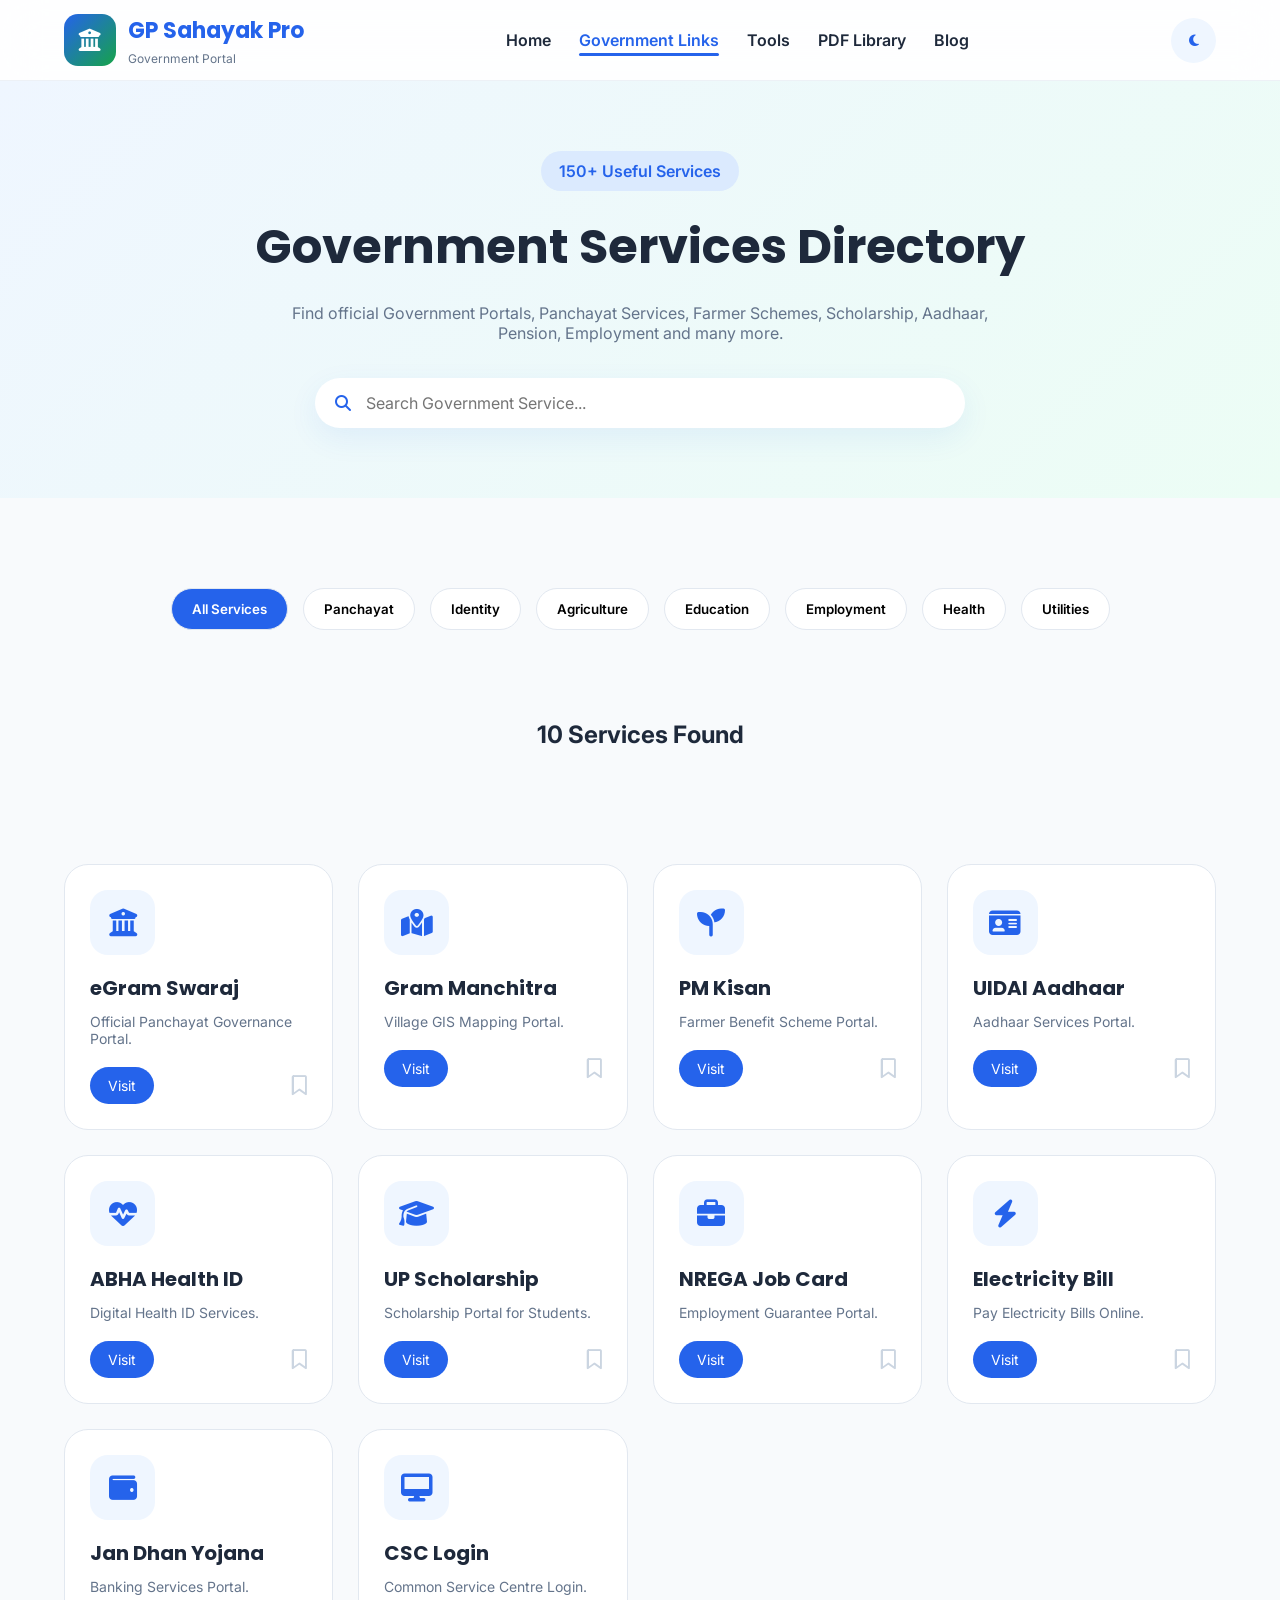
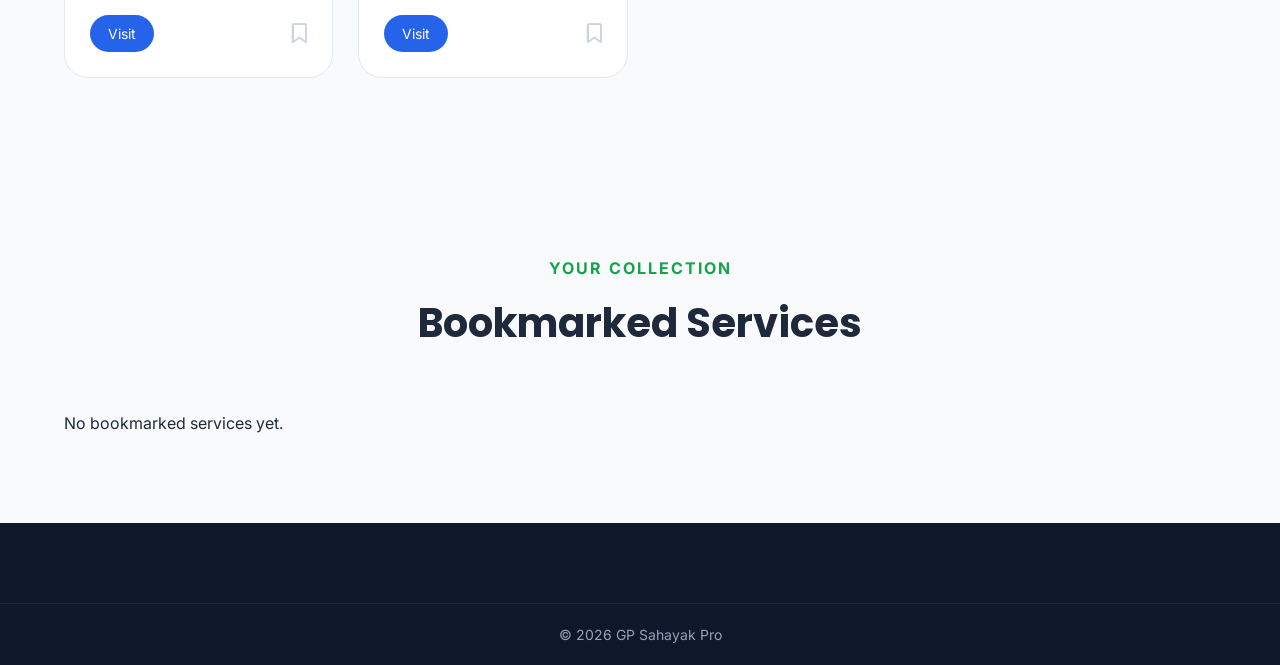
<file: government-links.html>
<!DOCTYPE html>
<html lang="en">

<head>

<meta charset="UTF-8">
<meta name="viewport" content="width=device-width, initial-scale=1.0">

<title>Government Links | GP Sahayak Pro</title>

<link rel="stylesheet" href="css/style.css">
<link rel="stylesheet" href="css/government-links.css">
<link rel="stylesheet" href="css/responsive.css">

<link rel="stylesheet"
href="https://cdnjs.cloudflare.com/ajax/libs/font-awesome/6.7.1/css/all.min.css">

</head>

<body>

<header class="header">

<nav class="navbar container">

<a href="../index.html" class="logo">
<div class="logo-icon">
<i class="fa-solid fa-building-columns"></i>
</div>

<div class="logo-text">
<h2>GP Sahayak Pro</h2>
<span>Government Portal</span>
</div>
</a>

<ul class="nav-menu">

<li><a href="../index.html">Home</a></li>

<li><a href="government-links.html" class="active">Government Links</a></li>

<li><a href="tools.html">Tools</a></li>

<li><a href="pdf-library.html">PDF Library</a></li>

<li><a href="blog.html">Blog</a></li>

</ul>

<div class="nav-actions">

<button id="theme-toggle" class="icon-btn">
<i class="fa-solid fa-moon"></i>
</button>

</div>

</nav>

</header>

<!-- Hero -->

<section class="gov-hero">

<div class="container">

<span class="hero-badge">150+ Useful Services</span>

<h1>Government Services Directory</h1>

<p>
Find official Government Portals, Panchayat Services,
Farmer Schemes, Scholarship, Aadhaar, Pension,
Employment and many more.
</p>

<div class="gov-search">

<i class="fa-solid fa-search"></i>

<input
id="searchInput"
type="text"
placeholder="Search Government Service...">

</div>

</div>

</section>

<!-- Categories -->

<section class="categories section">

<div class="container">

<div class="category-buttons">

<button class="filter-btn active" data-filter="all">
All Services
</button>

<button class="filter-btn" data-filter="panchayat">
Panchayat
</button>

<button class="filter-btn" data-filter="identity">
Identity
</button>

<button class="filter-btn" data-filter="agriculture">
Agriculture
</button>

<button class="filter-btn" data-filter="education">
Education
</button>

<button class="filter-btn" data-filter="employment">
Employment
</button>

<button class="filter-btn" data-filter="health">
Health
</button>

<button class="filter-btn" data-filter="utilities">
Utilities
</button>

</div>

</div>

</section>

<!-- Counter -->

<section class="container">

<div class="services-info">

<h2 id="serviceCount">0 Services Found</h2>

</div>

</section>

<!-- Cards -->

<section class="section">

<div class="container">

<div id="serviceContainer" class="government-grid">

<!-- JS Cards -->

</div>

</div>

</section>

<!-- Favourite Section -->

<section class="favorites section">

<div class="container">

<div class="section-title">

<span>Your Collection</span>

<h2>Bookmarked Services</h2>

</div>

<div id="favoriteContainer" class="government-grid">

<p>No bookmarked services yet.</p>

</div>

</div>

</section>

<!-- Footer -->

<footer class="footer">

<div class="copyright">

© 2026 GP Sahayak Pro

</div>

</footer>

<script src="js/data.js"></script>
<script src="js/government-links.js"></script>
<script src="js/darkmode.js"></script>

</body>

</html>
</file>
<file: css/style.css>
/* ==========================================
   GP SAHAYAK PRO - STYLE.CSS
   Author : Arvind Kumar Singh
   Version : 1.0
========================================== */

/* Google Font */
@import url('https://fonts.googleapis.com/css2?family=Poppins:wght@300;400;500;600;700;800&family=Inter:wght@300;400;500;600;700&display=swap');

/* ==========================================
   ROOT VARIABLES
========================================== */

:root{

    --primary:#2563EB;
    --primary-dark:#1D4ED8;

    --secondary:#16A34A;
    --accent:#F59E0B;

    --bg:#F8FAFC;
    --surface:#FFFFFF;

    --text:#1E293B;
    --text-light:#64748B;

    --border:#E2E8F0;

    --shadow:0 10px 30px rgba(37,99,235,.08);

    --radius:20px;
    --transition:.35s ease;

}

/* Dark Theme (Future Ready) */

.dark-mode{

    --bg:#0F172A;
    --surface:#1E293B;

    --text:#F8FAFC;
    --text-light:#CBD5E1;

    --border:#334155;

}

/* ==========================================
   RESET
========================================== */

*{
    margin:0;
    padding:0;
    box-sizing:border-box;
}

html{
    scroll-behavior:smooth;
}

body{

    font-family:'Inter',sans-serif;
    background:var(--bg);
    color:var(--text);
    overflow-x:hidden;

}

img{
    width:100%;
    display:block;
}

a{
    text-decoration:none;
}

ul{
    list-style:none;
}

button,
input{
    border:none;
    outline:none;
    font-family:inherit;
}

.container{

    width:90%;
    max-width:1280px;
    margin:auto;

}

.section{

    padding:90px 0;

}

/* ==========================================
   CUSTOM SCROLLBAR
========================================== */

::-webkit-scrollbar{
    width:8px;
}

::-webkit-scrollbar-thumb{
    background:var(--primary);
    border-radius:20px;
}

::-webkit-scrollbar-track{
    background:#E5E7EB;
}

/* ==========================================
   LOADER
========================================== */

#loader{

    position:fixed;
    inset:0;
    background:white;

    display:flex;
    flex-direction:column;
    justify-content:center;
    align-items:center;

    z-index:99999;

}

.loader-circle{

    width:70px;
    height:70px;

    border-radius:50%;

    border:6px solid #E2E8F0;
    border-top-color:var(--primary);

    animation:spin 1s linear infinite;

}

#loader h2{

    margin-top:25px;
    color:var(--primary);
    font-family:Poppins;

}

#loader p{
    color:var(--text-light);
}

@keyframes spin{

    to{
        transform:rotate(360deg);
    }

}

/* ==========================================
   HEADER
========================================== */

.header{

    position:sticky;
    top:0;
    z-index:1000;

    backdrop-filter:blur(20px);

    background:rgba(255,255,255,.82);

    border-bottom:1px solid rgba(226,232,240,.6);

}

.navbar{

    height:80px;

    display:flex;
    align-items:center;
    justify-content:space-between;

}

/* LOGO */

.logo{

    display:flex;
    align-items:center;
    gap:12px;

}

.logo-icon{

    width:52px;
    height:52px;

    border-radius:14px;

    background:linear-gradient(135deg,var(--primary),var(--secondary));

    display:grid;
    place-items:center;

    color:white;
    font-size:22px;

}

.logo-text h2{

    font-family:Poppins;
    font-size:22px;
    color:var(--primary);

}

.logo-text span{

    font-size:12px;
    color:var(--text-light);

}

/* NAV MENU */

.nav-menu{

    display:flex;
    align-items:center;
    gap:28px;

}

.nav-menu a{

    color:var(--text);
    font-weight:600;

    position:relative;

    transition:.3s;

}

.nav-menu a:hover,
.nav-menu .active{

    color:var(--primary);

}

.nav-menu a::after{

    content:"";

    position:absolute;
    left:0;
    bottom:-6px;

    width:0;
    height:3px;

    background:var(--primary);

    border-radius:50px;

    transition:.3s;

}

.nav-menu a:hover::after,
.nav-menu .active::after{

    width:100%;

}

/* RIGHT ICONS */

.nav-actions{

    display:flex;
    align-items:center;
    gap:12px;

}

.icon-btn,
.menu-btn{

    width:45px;
    height:45px;

    border-radius:50%;

    background:#EFF6FF;
    color:var(--primary);

    cursor:pointer;

    transition:.3s;

}

.icon-btn:hover,
.menu-btn:hover{

    background:var(--primary);
    color:white;

}

.menu-btn{

    display:none;

}

/* ==========================================
   NEWS TICKER
========================================== */

.ticker{

    display:flex;
    align-items:center;

    background:#FFF7ED;

    border-top:1px solid #FED7AA;
    border-bottom:1px solid #FED7AA;

}

.ticker-label{

    background:var(--accent);
    color:white;

    padding:14px 24px;

    font-weight:600;
    white-space:nowrap;

}

.ticker-label i{
    margin-right:8px;
}

.ticker-content{

    flex:1;

    color:#9A3412;
    font-weight:500;

}

/* ==========================================
   HERO SECTION
========================================== */

.hero{

    background:
    linear-gradient(135deg,#EFF6FF,#F0FDF4);

    padding:70px 0 90px;

}

.hero-grid{

    display:grid;
    grid-template-columns:1fr 1fr;
    gap:50px;
    align-items:center;

}

/* LEFT */

.hero-badge{

    display:inline-flex;
    align-items:center;

    gap:8px;

    padding:10px 18px;

    border-radius:999px;

    background:#DBEAFE;

    color:var(--primary);
    font-weight:600;

}

.hero-content h1{

    margin-top:22px;

    font-family:Poppins;
    font-size:56px;
    line-height:1.1;

}

.hero-content h1 span{

    color:var(--secondary);

}

.hero-content p{

    margin:25px 0;

    color:var(--text-light);
    line-height:1.8;
    font-size:18px;

}

/* SEARCH */

.hero-search{

    display:flex;

    background:white;

    padding:8px;

    border-radius:60px;

    box-shadow:var(--shadow);

    margin-bottom:25px;

}

.hero-search input{

    flex:1;

    padding:18px 20px;

    font-size:15px;

}

.hero-search button{

    width:58px;
    height:58px;

    border-radius:50%;

    background:var(--primary);

    color:white;

    cursor:pointer;

    transition:.3s;

}

.hero-search button:hover{

    background:var(--secondary);

}

/* BUTTONS */

.hero-buttons{

    display:flex;
    gap:18px;
    flex-wrap:wrap;

}

.btn{

    padding:15px 28px;

    border-radius:999px;

    font-weight:600;

    transition:.3s;

}

.primary{

    background:var(--primary);
    color:white;

}

.primary:hover{

    background:var(--primary-dark);
    transform:translateY(-3px);

}

.secondary{

    background:white;
    color:var(--primary);

    border:2px solid var(--primary);

}

.secondary:hover{

    background:var(--primary);
    color:white;

}

/* HERO RIGHT */

.hero-image{

    position:relative;

}

.hero-card{

    background:white;

    padding:35px;

    border-radius:var(--radius);

    box-shadow:0 30px 60px rgba(0,0,0,.08);

}

.card-icon{

    width:75px;
    height:75px;

    border-radius:20px;

    display:grid;
    place-items:center;

    background:linear-gradient(135deg,var(--primary),var(--secondary));

    color:white;
    font-size:30px;

    margin-bottom:20px;

}

.hero-card h3{

    font-family:Poppins;
    font-size:28px;

}

.hero-card p{

    margin-top:10px;
    color:var(--text-light);

}

/* FLOATING BOXES */

.floating-box{

    position:absolute;

    padding:14px 18px;

    background:white;

    border-radius:15px;

    box-shadow:var(--shadow);

    display:flex;
    align-items:center;
    gap:10px;

    font-weight:600;

    animation:float 4s ease-in-out infinite;

}

.box1{

    top:-20px;
    right:-10px;

}

.box2{

    bottom:-15px;
    left:-20px;

}

.floating-box i{

    color:var(--secondary);

}

/* FLOAT ANIMATION */

@keyframes float{

    0%{
        transform:translateY(0);
    }

    50%{
        transform:translateY(-10px);
    }

    100%{
        transform:translateY(0);
    }

}

/* ==========================================
   SECTION TITLE
========================================== */

.section-title{

    text-align:center;
    margin-bottom:60px;

}

.section-title span{

    color:var(--secondary);
    text-transform:uppercase;
    font-weight:700;
    letter-spacing:2px;

}

.section-title h2{

    font-family:Poppins;
    font-size:40px;

    margin:15px 0;

}

.section-title p{

    color:var(--text-light);

    max-width:700px;
    margin:auto;

}
/* ==========================================
   QUICK SERVICES
========================================== */

.service-grid{
    display:grid;
    grid-template-columns:repeat(4,1fr);
    gap:24px;
}

.service-card{
    background:var(--surface);
    padding:30px 22px;
    border-radius:24px;
    text-align:center;
    border:1px solid var(--border);
    transition:var(--transition);
    box-shadow:0 10px 25px rgba(15,23,42,.04);
}

.service-card i{
    width:75px;
    height:75px;
    border-radius:20px;
    display:grid;
    place-items:center;
    margin:0 auto 20px;
    font-size:28px;
    color:#fff;
    background:linear-gradient(135deg,var(--primary),var(--secondary));
}

.service-card h3{
    font-family:'Poppins',sans-serif;
    font-size:18px;
    color:var(--text);
}

.service-card:hover{
    transform:translateY(-12px);
    border-color:var(--primary);
    box-shadow:0 20px 40px rgba(37,99,235,.15);
}

/* ==========================================
   STATS SECTION
========================================== */

.stats{
    background:linear-gradient(135deg,var(--primary),var(--secondary));
}

.stats-grid{
    display:grid;
    grid-template-columns:repeat(4,1fr);
    gap:24px;
}

.stat-card{
    background:rgba(255,255,255,.12);
    backdrop-filter:blur(10px);
    padding:35px;
    border-radius:24px;
    text-align:center;
    color:#fff;
}

.stat-card h2{
    font-family:'Poppins',sans-serif;
    font-size:42px;
    margin-bottom:10px;
}

.stat-card p{
    font-size:15px;
    opacity:.9;
}

/* ==========================================
   FEATURED GOVERNMENT PORTALS
========================================== */

.portal-grid{
    display:grid;
    grid-template-columns:repeat(2,1fr);
    gap:28px;
}

.portal-card{
    background:var(--surface);
    border-radius:24px;
    padding:30px;
    border:1px solid var(--border);
    transition:var(--transition);
    position:relative;
    overflow:hidden;
}

.portal-card::before{
    content:"";
    position:absolute;
    top:0;
    left:0;
    width:6px;
    height:100%;
    background:linear-gradient(var(--primary),var(--secondary));
}

.portal-card i{
    width:70px;
    height:70px;
    border-radius:18px;
    display:grid;
    place-items:center;
    background:#EFF6FF;
    color:var(--primary);
    font-size:30px;
    margin-bottom:18px;
}

.portal-card h3{
    font-family:'Poppins',sans-serif;
    margin-bottom:10px;
}

.portal-card p{
    color:var(--text-light);
    margin-bottom:20px;
}

.portal-card a{
    display:inline-block;
    color:var(--primary);
    font-weight:600;
}

.portal-card:hover{
    transform:translateY(-8px);
    box-shadow:0 20px 35px rgba(37,99,235,.12);
}

/* ==========================================
   SMART TOOLS SECTION
========================================== */

.tools{
    background:#F1F5F9;
}

.tools-grid{
    display:grid;
    grid-template-columns:repeat(4,1fr);
    gap:24px;
}

.tool-card{
    background:var(--surface);
    padding:30px;
    border-radius:22px;
    text-align:center;
    transition:.35s;
}

.tool-card i{
    font-size:34px;
    color:var(--secondary);
    margin-bottom:20px;
}

.tool-card h3{
    margin-bottom:10px;
    font-family:'Poppins';
}

.tool-card p{
    color:var(--text-light);
}

.tool-card:hover{
    background:linear-gradient(135deg,var(--primary),var(--secondary));
    color:#fff;
}

.tool-card:hover p,
.tool-card:hover i{
    color:#fff;
}

/* ==========================================
   PDF LIBRARY SECTION
========================================== */

.pdf-grid{
    display:grid;
    grid-template-columns:repeat(3,1fr);
    gap:24px;
}

.pdf-card{
    background:var(--surface);
    border-radius:24px;
    padding:28px;
    text-align:center;
    border:1px solid var(--border);
    transition:.3s;
}

.pdf-card i{
    font-size:45px;
    color:#DC2626;
    margin-bottom:20px;
}

.pdf-card h3{
    font-family:'Poppins';
    font-size:18px;
    margin-bottom:20px;
}

.pdf-card button{
    background:#DC2626;
    color:#fff;
    padding:12px 22px;
    border-radius:30px;
    cursor:pointer;
    transition:.3s;
}

.pdf-card button:hover{
    background:#B91C1C;
}

.pdf-card:hover{
    transform:translateY(-10px);
    box-shadow:0 18px 35px rgba(220,38,38,.15);
}

/* ==========================================
   BLOG SECTION
========================================== */

.blog{
    background:#F8FAFC;
}

.blog-grid{
    display:grid;
    grid-template-columns:repeat(3,1fr);
    gap:28px;
}

.blog-card{
    background:#fff;
    border-radius:24px;
    overflow:hidden;
    transition:.35s;
    box-shadow:0 10px 30px rgba(15,23,42,.05);
}

.blog-card img{
    height:220px;
    object-fit:cover;
}

.blog-content{
    padding:25px;
}

.blog-content span{
    display:inline-block;
    background:#DCFCE7;
    color:var(--secondary);
    padding:8px 14px;
    border-radius:30px;
    font-size:13px;
    font-weight:600;
    margin-bottom:18px;
}

.blog-content h3{
    font-family:'Poppins';
    font-size:22px;
    margin-bottom:20px;
}

.blog-content a{
    color:var(--primary);
    font-weight:600;
}

.blog-card:hover{
    transform:translateY(-10px);
}

/* ==========================================
   OWNER DASHBOARD PREVIEW
========================================== */

.dashboard-preview{
    background:linear-gradient(135deg,#E0F2FE,#ECFDF5);
}

.dashboard-box{
    display:grid;
    grid-template-columns:1fr 1fr;
    gap:40px;
    align-items:center;
}

.dashboard-text span{
    color:var(--secondary);
    font-weight:700;
    text-transform:uppercase;
}

.dashboard-text h2{
    font-family:'Poppins';
    font-size:42px;
    margin:15px 0;
}

.dashboard-text p{
    color:var(--text-light);
    margin-bottom:25px;
    line-height:1.8;
}

.dashboard-card{
    background:#fff;
    padding:30px;
    border-radius:24px;
    box-shadow:var(--shadow);
}

.task-item{
    display:flex;
    align-items:center;
    gap:12px;
    padding:16px;
    border-radius:14px;
    background:#F8FAFC;
    margin-bottom:15px;
}

.task-item input{
    width:18px;
    height:18px;
    accent-color:var(--secondary);
}

/* ==========================================
   NEWSLETTER
========================================== */

.newsletter{
    background:linear-gradient(135deg,var(--primary),var(--secondary));
}

.newsletter-box{
    text-align:center;
    color:#fff;
}

.newsletter-box h2{
    font-family:'Poppins';
    font-size:40px;
    margin-bottom:10px;
}

.newsletter-box p{
    opacity:.9;
    margin-bottom:30px;
}

.newsletter-form{
    display:flex;
    justify-content:center;
    gap:15px;
    flex-wrap:wrap;
}

.newsletter-form input{
    width:420px;
    max-width:100%;
    padding:18px 22px;
    border-radius:40px;
}

.newsletter-form button{
    background:#fff;
    color:var(--primary);
    padding:18px 28px;
    border-radius:40px;
    font-weight:700;
    cursor:pointer;
}

/* ==========================================
   FOOTER
========================================== */

.footer{
    background:#0F172A;
    color:#CBD5E1;
    padding-top:80px;
}

.footer-grid{
    display:grid;
    grid-template-columns:2fr 1fr 1fr 1fr;
    gap:40px;
    padding-bottom:50px;
}

.footer h2,
.footer h3{
    color:#fff;
    margin-bottom:20px;
    font-family:'Poppins';
}

.footer p{
    line-height:1.8;
}

.footer a{
    display:block;
    color:#CBD5E1;
    margin-bottom:12px;
    transition:.3s;
}

.footer a:hover{
    color:#fff;
    transform:translateX(5px);
}

.social-icons{
    display:flex;
    gap:12px;
}

.social-icons a{
    width:42px;
    height:42px;
    border-radius:50%;
    background:rgba(255,255,255,.08);
    display:grid;
    place-items:center;
    color:#fff;
}

.social-icons a:hover{
    background:var(--primary);
}

.copyright{
    text-align:center;
    padding:22px;
    border-top:1px solid rgba(255,255,255,.08);
    color:#94A3B8;
    font-size:14px;
}

/* ==========================================
   SCROLL TO TOP BUTTON
========================================== */

#scrollTop{
    position:fixed;
    right:25px;
    bottom:25px;
    width:55px;
    height:55px;
    border-radius:50%;
    background:var(--primary);
    color:#fff;
    cursor:pointer;
    box-shadow:0 10px 25px rgba(37,99,235,.35);
    transition:.3s;
    z-index:999;
}

#scrollTop:hover{
    background:var(--secondary);
    transform:translateY(-5px);
}
/* ==========================================
   SCROLL REVEAL ANIMATION
========================================== */

.hidden-card{

    opacity:0;
    transform:translateY(40px);
    transition:.7s ease;

}

.show{

    opacity:1;
    transform:translateY(0);

}

/* Smooth Fade */

@keyframes fadeUp{

    from{

        opacity:0;
        transform:translateY(30px);

    }

    to{

        opacity:1;
        transform:translateY(0);

    }

}

.hero-content,
.hero-image{

    animation:fadeUp .9s ease;

}
</file>
<file: css/government-links.css>
/* HERO */

.gov-hero{

padding:70px 0;
background:linear-gradient(135deg,#EFF6FF,#ECFDF5);
text-align:center;

}

.gov-hero h1{

font-size:48px;
font-family:Poppins;
margin:20px 0;

}

.gov-hero p{

max-width:700px;
margin:auto;
color:var(--text-light);

}

/* SEARCH */

.gov-search{

margin:35px auto 0;
max-width:650px;
display:flex;
align-items:center;

background:white;
padding:15px 20px;
border-radius:50px;
box-shadow:var(--shadow);

}

.gov-search i{

color:var(--primary);
margin-right:15px;

}

.gov-search input{

width:100%;
font-size:16px;
background:none;

}

/* CATEGORY BUTTONS */

.category-buttons{

display:flex;
flex-wrap:wrap;
gap:15px;
justify-content:center;

}

.filter-btn{

padding:12px 20px;
border-radius:30px;
background:white;
border:1px solid var(--border);
cursor:pointer;
font-weight:600;
transition:.3s;

}

.filter-btn.active,
.filter-btn:hover{

background:var(--primary);
color:white;

}

/* GRID */

.government-grid{

display:grid;
grid-template-columns:repeat(auto-fit,minmax(260px,1fr));
gap:25px;

}

/* CARD */

.gov-card{

background:white;
padding:25px;
border-radius:24px;
border:1px solid var(--border);
transition:.3s;
position:relative;

}

.gov-card:hover{

transform:translateY(-8px);
box-shadow:0 20px 40px rgba(37,99,235,.12);

}

.gov-icon{

width:65px;
height:65px;
border-radius:18px;
display:grid;
place-items:center;
background:#EFF6FF;
color:var(--primary);
font-size:28px;
margin-bottom:18px;

}

.gov-card h3{

font-family:Poppins;
font-size:20px;
margin-bottom:10px;

}

.gov-card p{

color:var(--text-light);
margin-bottom:20px;
font-size:14px;

}

.gov-actions{

display:flex;
justify-content:space-between;
align-items:center;

}

.visit-btn{

background:var(--primary);
color:white;
padding:10px 18px;
border-radius:30px;
font-size:14px;

}

.bookmark{

cursor:pointer;
font-size:20px;
color:#CBD5E1;
transition:.3s;

}

.bookmark.saved{

color:#F59E0B;

}

/* Counter */

.services-info{

margin-bottom:25px;
text-align:center;

}
</file>
<file: css/responsive.css>
/* ==========================================
   GP SAHAYAK PRO - RESPONSIVE.CSS
   Mobile • Tablet • Laptop
========================================== */

/* ==========================
   LARGE LAPTOP (1200px)
========================== */

@media (max-width:1200px){

    .hero-content h1{
        font-size:48px;
    }

    .service-grid,
    .tools-grid{
        grid-template-columns:repeat(3,1fr);
    }

    .pdf-grid{
        grid-template-columns:repeat(2,1fr);
    }

}

/* ==========================
   TABLET (992px)
========================== */

@media (max-width:992px){

    .section{
        padding:70px 0;
    }

    .hero-grid,
    .dashboard-box{
        grid-template-columns:1fr;
    }

    .hero-image{
        order:-1;
        margin-bottom:20px;
    }

    .hero-content{
        text-align:center;
    }

    .hero-search{
        max-width:600px;
        margin:25px auto;
    }

    .hero-buttons{
        justify-content:center;
    }

    .service-grid{
        grid-template-columns:repeat(3,1fr);
    }

    .portal-grid{
        grid-template-columns:1fr;
    }

    .tools-grid{
        grid-template-columns:repeat(2,1fr);
    }

    .blog-grid{
        grid-template-columns:repeat(2,1fr);
    }

    .stats-grid{
        grid-template-columns:repeat(2,1fr);
    }

    .footer-grid{
        grid-template-columns:repeat(2,1fr);
    }

    .dashboard-text{
        text-align:center;
    }

}

/* ==========================
   MOBILE MENU (768px)
========================== */

@media (max-width:768px){

    .container{
        width:92%;
    }

    .navbar{
        height:72px;
    }

    .logo-text h2{
        font-size:18px;
    }

    .logo-text span{
        display:none;
    }

    /* Mobile Navigation */

    .nav-menu{

        position:fixed;

        top:72px;
        right:-100%;

        width:280px;
        height:calc(100vh - 72px);

        background:white;

        flex-direction:column;
        align-items:flex-start;

        padding:30px;

        gap:22px;

        box-shadow:-10px 0 25px rgba(0,0,0,.08);

        transition:.35s;

    }

    .nav-menu.active{
        right:0;
    }

    .menu-btn{
        display:block;
    }

    .nav-menu a{
        font-size:17px;
    }

    /* HERO */

    .hero{
        padding-top:50px;
    }

    .hero-content h1{
        font-size:38px;
    }

    .hero-content p{
        font-size:16px;
    }

    .hero-search{
        flex-direction:column;
        padding:12px;
        border-radius:25px;
    }

    .hero-search input{
        width:100%;
        padding:16px;
    }

    .hero-search button{
        width:100%;
        border-radius:15px;
        margin-top:10px;
    }

    .hero-buttons{
        flex-direction:column;
    }

    .btn{
        width:100%;
        text-align:center;
    }

    .floating-box{
        position:static;
        margin-top:15px;
    }

    /* SERVICES */

    .service-grid{
        grid-template-columns:repeat(2,1fr);
        gap:18px;
    }

    .service-card{
        padding:22px 16px;
    }

    .service-card i{
        width:60px;
        height:60px;
        font-size:24px;
    }

    .service-card h3{
        font-size:15px;
    }

    /* SECTION TITLE */

    .section-title h2{
        font-size:30px;
    }

    .section-title p{
        font-size:15px;
    }

    /* STATS */

    .stats-grid{
        grid-template-columns:repeat(2,1fr);
        gap:18px;
    }

    .stat-card{
        padding:25px;
    }

    .stat-card h2{
        font-size:34px;
    }

    /* PORTALS */

    .portal-card{
        padding:25px;
    }

    /* TOOLS */

    .tools-grid{
        grid-template-columns:repeat(2,1fr);
    }

    /* PDF */

    .pdf-grid{
        grid-template-columns:1fr;
    }

    /* BLOG */

    .blog-grid{
        grid-template-columns:1fr;
    }

    .blog-card img{
        height:210px;
    }

    /* DASHBOARD */

    .dashboard-text h2{
        font-size:34px;
    }

    /* NEWSLETTER */

    .newsletter-box h2{
        font-size:30px;
    }

    .newsletter-form{
        flex-direction:column;
    }

    .newsletter-form input,
    .newsletter-form button{
        width:100%;
    }

    /* FOOTER */

    .footer-grid{
        grid-template-columns:1fr;
        text-align:center;
    }

    .social-icons{
        justify-content:center;
    }

}

/* ==========================
   SMALL MOBILE (576px)
========================== */

@media (max-width:576px){

    .hero-content h1{
        font-size:30px;
        line-height:1.2;
    }

    .hero-badge{
        font-size:13px;
        padding:8px 14px;
    }

    .service-grid{
        grid-template-columns:1fr;
    }

    .tools-grid{
        grid-template-columns:1fr;
    }

    .stats-grid{
        grid-template-columns:1fr;
    }

    .portal-card i{
        width:60px;
        height:60px;
        font-size:26px;
    }

    .pdf-card{
        padding:22px;
    }

    .dashboard-card{
        padding:20px;
    }

    .task-item{
        font-size:14px;
    }

    #scrollTop{
        width:48px;
        height:48px;
        right:15px;
        bottom:15px;
    }

}

/* ==========================
   EXTRA SMALL DEVICES (380px)
========================== */

@media (max-width:380px){

    .logo-icon{
        width:44px;
        height:44px;
    }

    .logo-text h2{
        font-size:16px;
    }

    .hero-content h1{
        font-size:26px;
    }

    .hero-content p{
        font-size:14px;
    }

    .section-title h2{
        font-size:24px;
    }

    .section-title span{
        font-size:12px;
    }

    .service-card,
    .tool-card,
    .portal-card,
    .pdf-card{
        border-radius:18px;
    }

}
</file>
